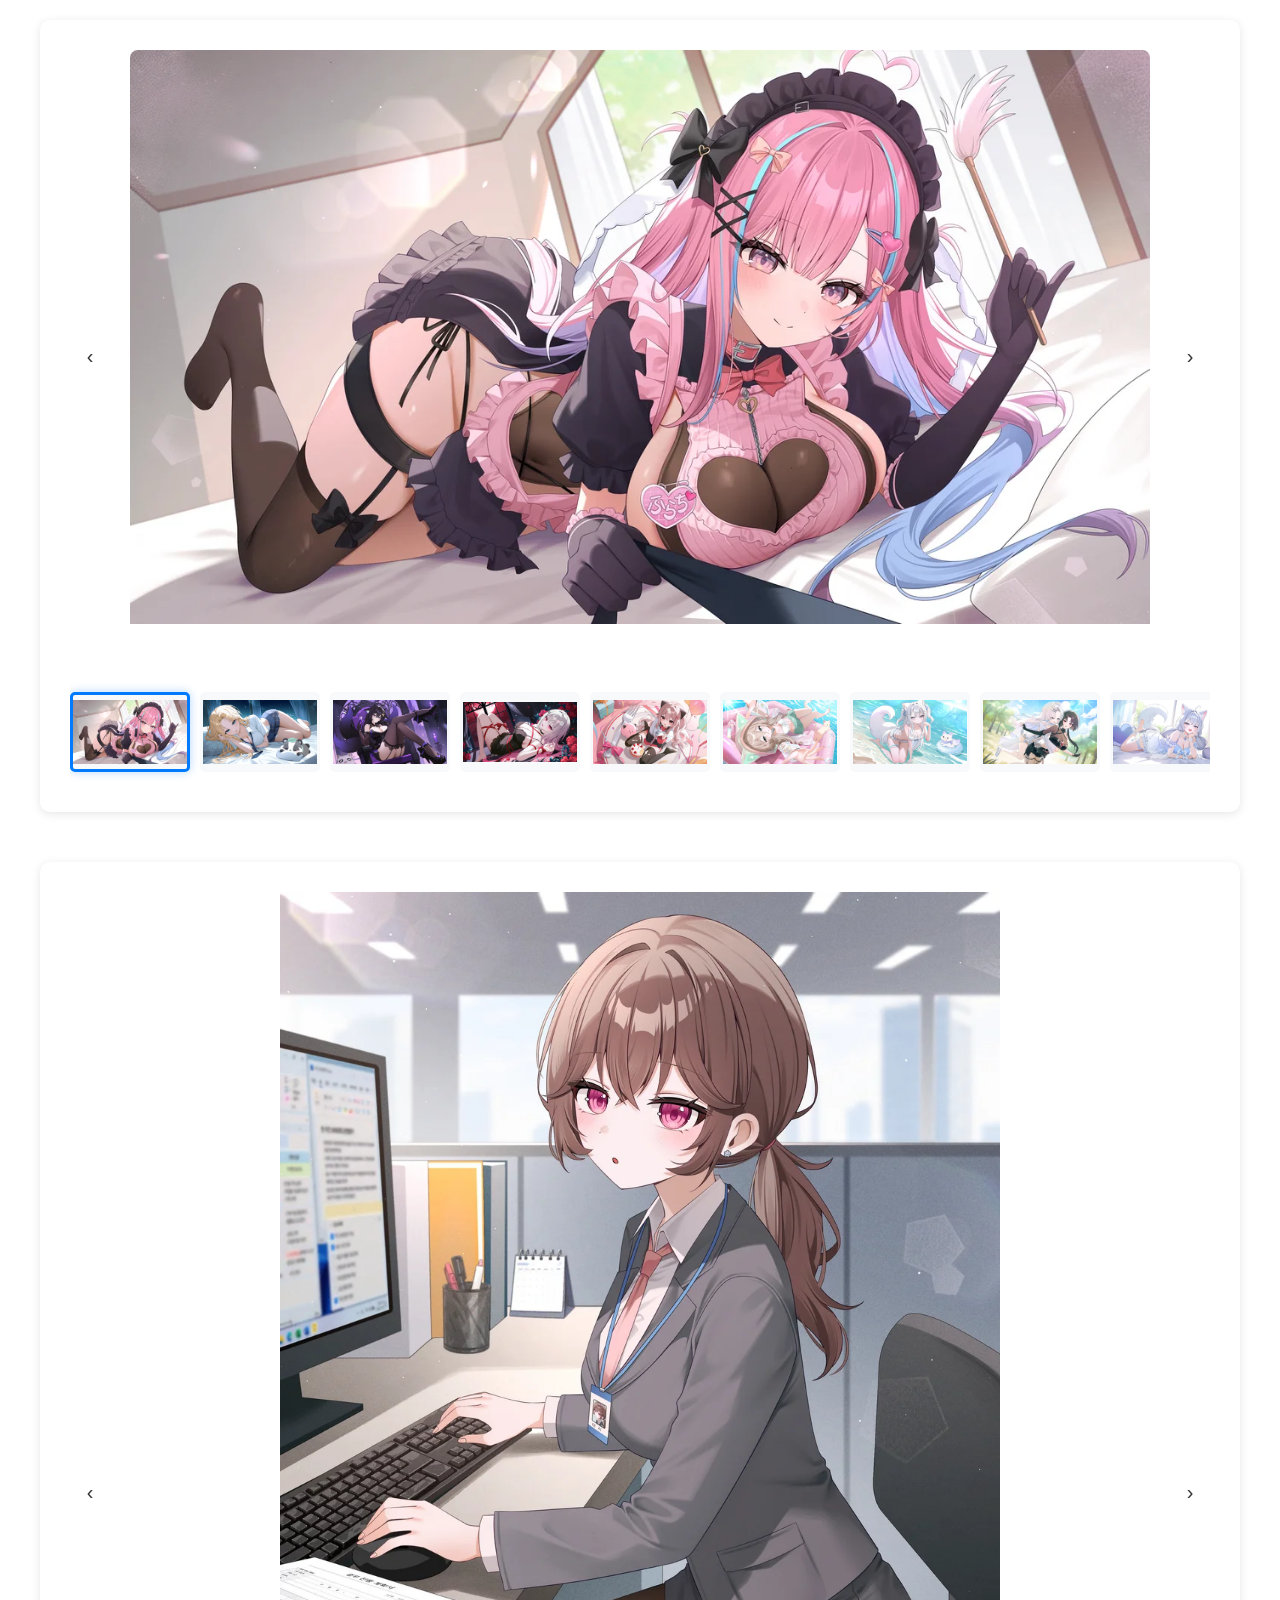
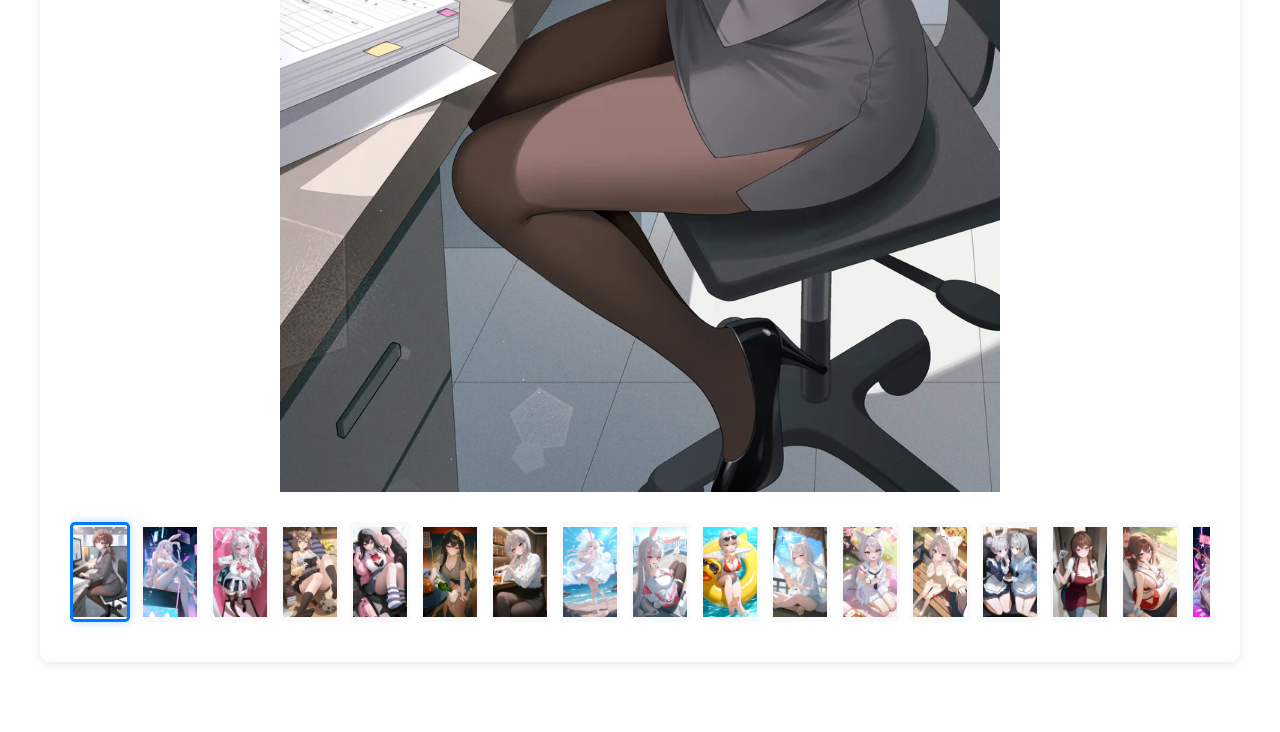
<file: index.html>
<!DOCTYPE html>
<html lang="ko">
<head>
  <meta charset="UTF-8">
  <meta name="viewport" content="width=device-width, initial-scale=1.0">
  <title>Illustration Image Sliders</title>
  <link rel="stylesheet" href="style.css">
  <style>
    #height-image-container {
      padding: 0 150px;
    }

    @media (max-width: 768px) {
      #height-image-container {
        padding: 0 clamp(8px, 4vw, 24px);
      }
    }
  </style>
</head>
<body>

  <div class="slider-container width-slider">
    <div class="slider-wrapper">
      <button type="button" class="arrow-button prev" onclick="changeImage('width', -1)">‹</button>
      <button type="button" class="arrow-button next" onclick="changeImage('width', 1)">›</button>
      <div class="main-image-container" id="width-image-container"></div>
    </div>
    <div class="thumbnails-container" id="width-thumbnails"></div>
  </div>

  <div class="slider-container height-slider">
    <div class="slider-wrapper">
      <button type="button" class="arrow-button prev" onclick="changeImage('height', -1)">‹</button>
      <button type="button" class="arrow-button next" onclick="changeImage('height', 1)">›</button>
      <div class="main-image-container" id="height-image-container"></div>
    </div>
    <div class="thumbnails-container" id="height-thumbnails"></div>
  </div>

  <script>
    const sliders = {
      width: { currentIndex: 0, images: [] },
      height: { currentIndex: 0, images: [] }
    };

    function createSlider(type, imageUrls) {
      if (!imageUrls || imageUrls.length === 0) {
        document.querySelector(`.${type}-slider`).innerHTML = '<div class="loading">이미지가 없습니다.</div>';
        return sendHeight();
      }

      sliders[type].images = imageUrls;
      sliders[type].currentIndex = 0;

      const imageContainer = document.getElementById(`${type}-image-container`);
      const thumbnailsContainer = document.getElementById(`${type}-thumbnails`);
      imageContainer.innerHTML = '';
      thumbnailsContainer.innerHTML = '';

      imageUrls.forEach((url, index) => {
        const isActive = index === 0 ? 'active' : '';

        const img = document.createElement('img');
        img.src = url;
        img.className = `main-image ${isActive}`;
        img.alt = `${type} image ${index + 1}`;
        imageContainer.appendChild(img);

        const thumbnail = document.createElement('img');
        thumbnail.src = url;
        thumbnail.className = `thumbnail ${isActive}`;
        thumbnail.alt = `${type} thumbnail ${index + 1}`;
        thumbnail.onclick = () => goToImage(type, index);
        thumbnailsContainer.appendChild(thumbnail);
      });

      setupTouchEvents(type, imageContainer);

      const firstImage = imageContainer.querySelector('.main-image');
      if (firstImage) firstImage.onload = sendHeight;
    }

    function setupTouchEvents(type, container) {
      let startX = 0, startY = 0;

      container.addEventListener('touchstart', (event) => {
        startX = event.touches[0].clientX;
        startY = event.touches[0].clientY;
      }, { passive: true });

      container.addEventListener('touchend', (event) => {
        const diffX = startX - event.changedTouches[0].clientX;
        const diffY = startY - event.changedTouches[0].clientY;

        if (Math.abs(diffX) > Math.abs(diffY) && Math.abs(diffX) > 50) {
          changeImage(type, diffX > 0 ? 1 : -1);
        }
      }, { passive: true });
    }

    function changeImage(type, direction) {
      const slider = sliders[type];
      const total = slider.images.length;
      if (!total) return;

      slider.currentIndex = (slider.currentIndex + direction + total) % total;
      updateSlider(type);
    }

    function goToImage(type, index) {
      sliders[type].currentIndex = index;
      updateSlider(type);
    }

    function updateSlider(type) {
      const currentIndex = sliders[type].currentIndex;

      document.querySelectorAll(`#${type}-image-container .main-image`).forEach((img, index) => {
        img.classList.toggle('active', index === currentIndex);
      });

      document.querySelectorAll(`#${type}-thumbnails .thumbnail`).forEach((thumbnail, index) => {
        thumbnail.classList.toggle('active', index === currentIndex);
      });
    }

    function sendHeight() {
      window.parent.postMessage({ height: document.body.scrollHeight }, '*');
    }

    function initSliderData(type) {
      fetch(`data/illustration_${type}.json`)
        .then(response => response.json())
        .then(imageUrls => {
          imageUrls.sort((a, b) => a.localeCompare(b, undefined, { numeric: true, sensitivity: 'base' }));
          createSlider(type, imageUrls);
        })
        .catch(error => {
          console.error(`Error loading ${type} images:`, error);
          document.querySelector(`.${type}-slider`).innerHTML = '<div class="loading">이미지를 불러오는 중 오류가 발생했습니다.</div>';
          sendHeight();
        });
    }

    ['width', 'height'].forEach(initSliderData);

    document.addEventListener('keydown', (event) => {
      if (event.key === 'ArrowLeft') changeImage('width', -1);
      if (event.key === 'ArrowRight') changeImage('width', 1);
    });

    ['resize', 'load'].forEach(event => window.addEventListener(event, sendHeight));
  </script>

</body>
</html>
</file>
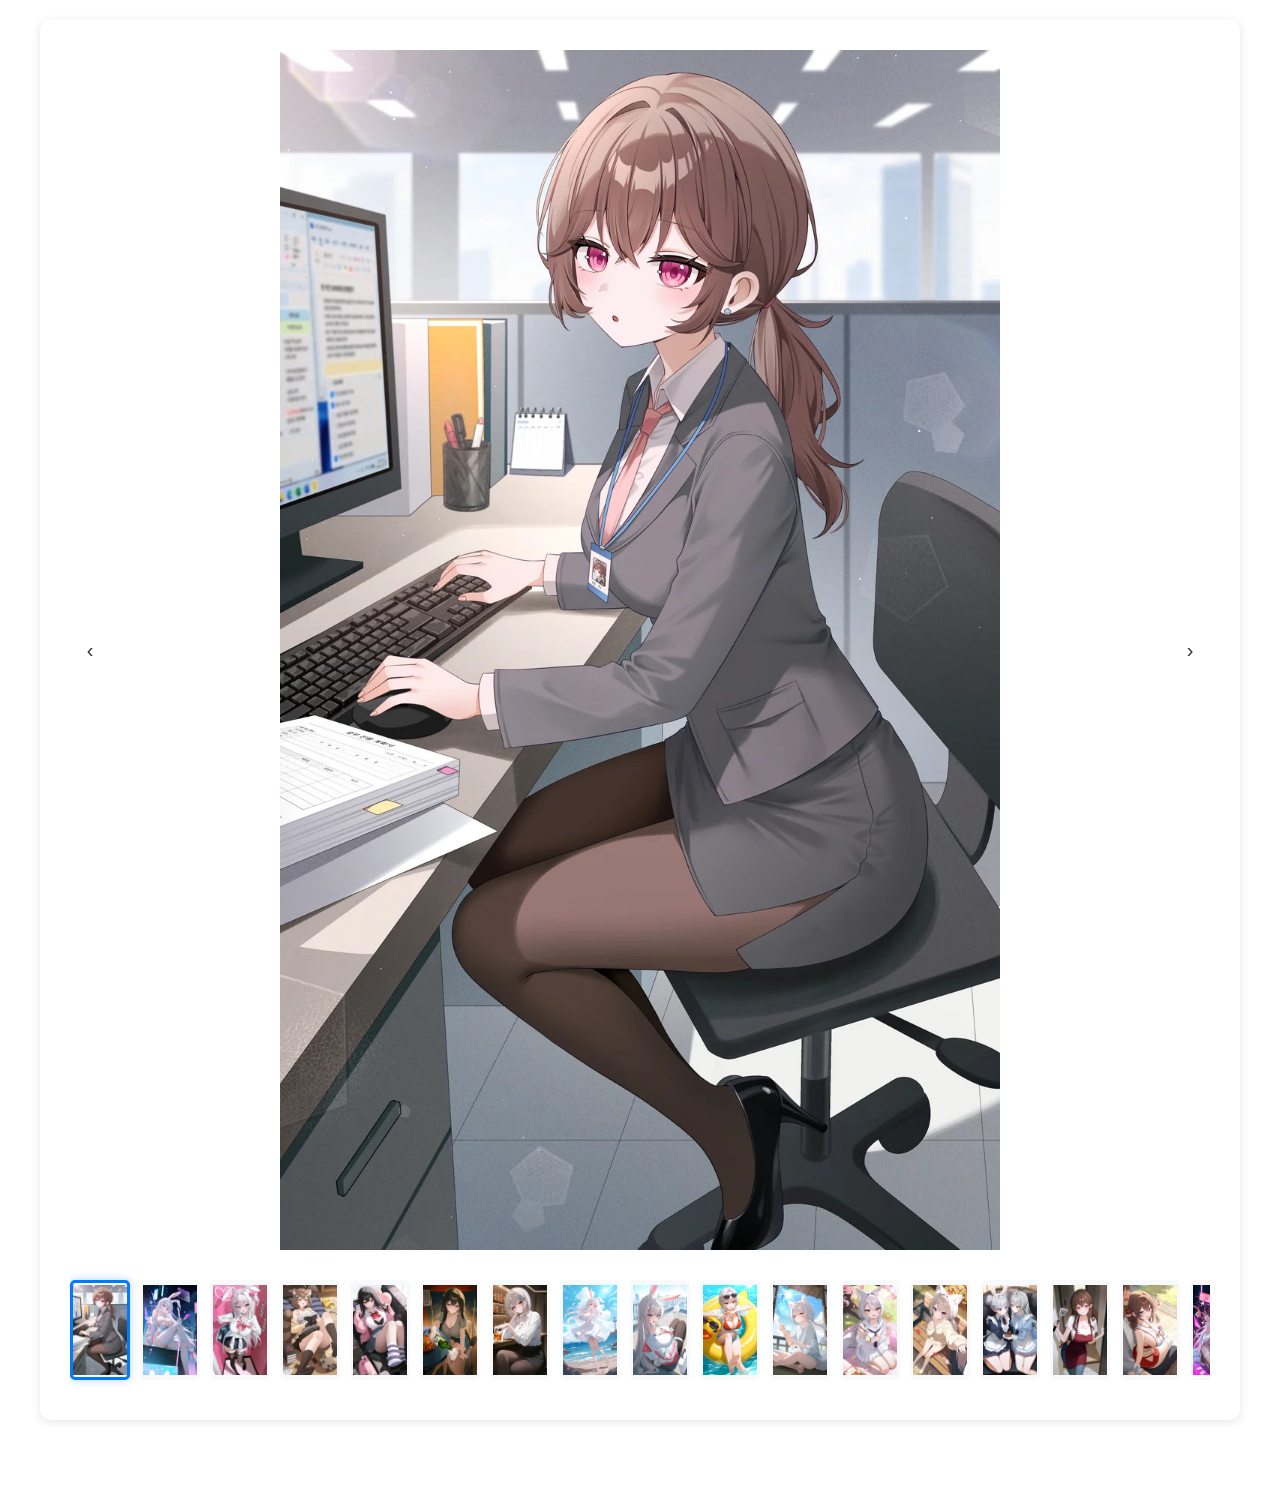
<file: illustration_height.html>
<!DOCTYPE html>
<html lang="ko">
<head>
  <meta charset="UTF-8">
  <meta name="viewport" content="width=device-width, initial-scale=1.0">
  <title>Height Image Slider</title>
  <link rel="stylesheet" href="style.css">
  <style>
    #height-image-container {
      padding: 0 150px;
    }

    @media (max-width: 768px) {
      #height-image-container {
        padding: 0 clamp(8px, 4vw, 24px);
      }
    }
  </style>
</head>
<body>

  <div class="slider-container height-slider">
    <div class="slider-wrapper">
      <button type="button" class="arrow-button prev" onclick="changeImage('height', -1)">‹</button>
      <button type="button" class="arrow-button next" onclick="changeImage('height', 1)">›</button>
      <div class="main-image-container" id="height-image-container">
      </div>
    </div>
    <div class="thumbnails-container" id="height-thumbnails"></div>
  </div>

  <script>
    const sliders = {
      height: { currentIndex: 0, images: [] }
    };

    function createSlider(type, imageUrls) {
      if (!imageUrls || imageUrls.length === 0) {
        document.querySelector(`.${type}-slider`).innerHTML = '<div class="loading">이미지가 없습니다.</div>';
        return sendHeight();
      }

      sliders[type].images = imageUrls;
      sliders[type].currentIndex = 0;

      const imageContainer = document.getElementById(`${type}-image-container`);
      const thumbnailsContainer = document.getElementById(`${type}-thumbnails`);
      imageContainer.innerHTML = '';
      thumbnailsContainer.innerHTML = '';

      imageUrls.forEach((url, index) => {
        const isActive = index === 0 ? 'active' : '';

        const img = document.createElement('img');
        img.src = url;
        img.className = `main-image ${isActive}`;
        img.alt = `${type} image ${index + 1}`;
        imageContainer.appendChild(img);

        const thumbnail = document.createElement('img');
        thumbnail.src = url;
        thumbnail.className = `thumbnail ${isActive}`;
        thumbnail.alt = `${type} thumbnail ${index + 1}`;
        thumbnail.onclick = () => goToImage(type, index);
        thumbnailsContainer.appendChild(thumbnail);
      });

      setupTouchEvents(type, imageContainer);

      const firstImage = imageContainer.querySelector('.main-image');
      if (firstImage) firstImage.onload = sendHeight;
    }

    function setupTouchEvents(type, container) {
      let startX = 0, startY = 0;

      container.addEventListener('touchstart', (e) => {
        startX = e.touches[0].clientX;
        startY = e.touches[0].clientY;
      }, { passive: true });

      container.addEventListener('touchend', (e) => {
        const diffX = startX - e.changedTouches[0].clientX;
        const diffY = startY - e.changedTouches[0].clientY;

        if (Math.abs(diffX) > Math.abs(diffY) && Math.abs(diffX) > 50) {
          changeImage(type, diffX > 0 ? 1 : -1);
        }
      }, { passive: true });
    }

    function changeImage(type, direction) {
      const slider = sliders[type];
      const total = slider.images.length;
      if (!total) return;

      slider.currentIndex = (slider.currentIndex + direction + total) % total;
      updateSlider(type);
    }

    function goToImage(type, index) {
      sliders[type].currentIndex = index;
      updateSlider(type);
    }

    function updateSlider(type) {
      const currentIndex = sliders[type].currentIndex;

      document.querySelectorAll(`#${type}-image-container .main-image`).forEach((img, index) => {
        img.classList.toggle('active', index === currentIndex);
      });

      document.querySelectorAll(`#${type}-thumbnails .thumbnail`).forEach((thumbnail, index) => {
        thumbnail.classList.toggle('active', index === currentIndex);
      });
    }

    function sendHeight() {
      window.parent.postMessage({ height: document.body.scrollHeight }, '*');
    }

    function initSliderData(type) {
      fetch(`data/illustration_${type}.json`)
        .then(res => res.json())
        .then(imageUrls => {
          imageUrls.sort((a, b) => a.localeCompare(b, undefined, { numeric: true, sensitivity: 'base' }));
          createSlider(type, imageUrls);
        })
        .catch(error => {
          console.error(`Error loading ${type} images:`, error);
          document.querySelector(`.${type}-slider`).innerHTML = '<div class="loading">이미지를 불러오는 중 오류가 발생했습니다.</div>';
          sendHeight();
        });
    }

    initSliderData('height');

    document.addEventListener('keydown', (e) => {
      if (e.key === 'ArrowLeft') changeImage('height', -1);
      if (e.key === 'ArrowRight') changeImage('height', 1);
    });

    ['resize', 'load'].forEach(event => window.addEventListener(event, sendHeight));
  </script>

</body>
</html>
</file>
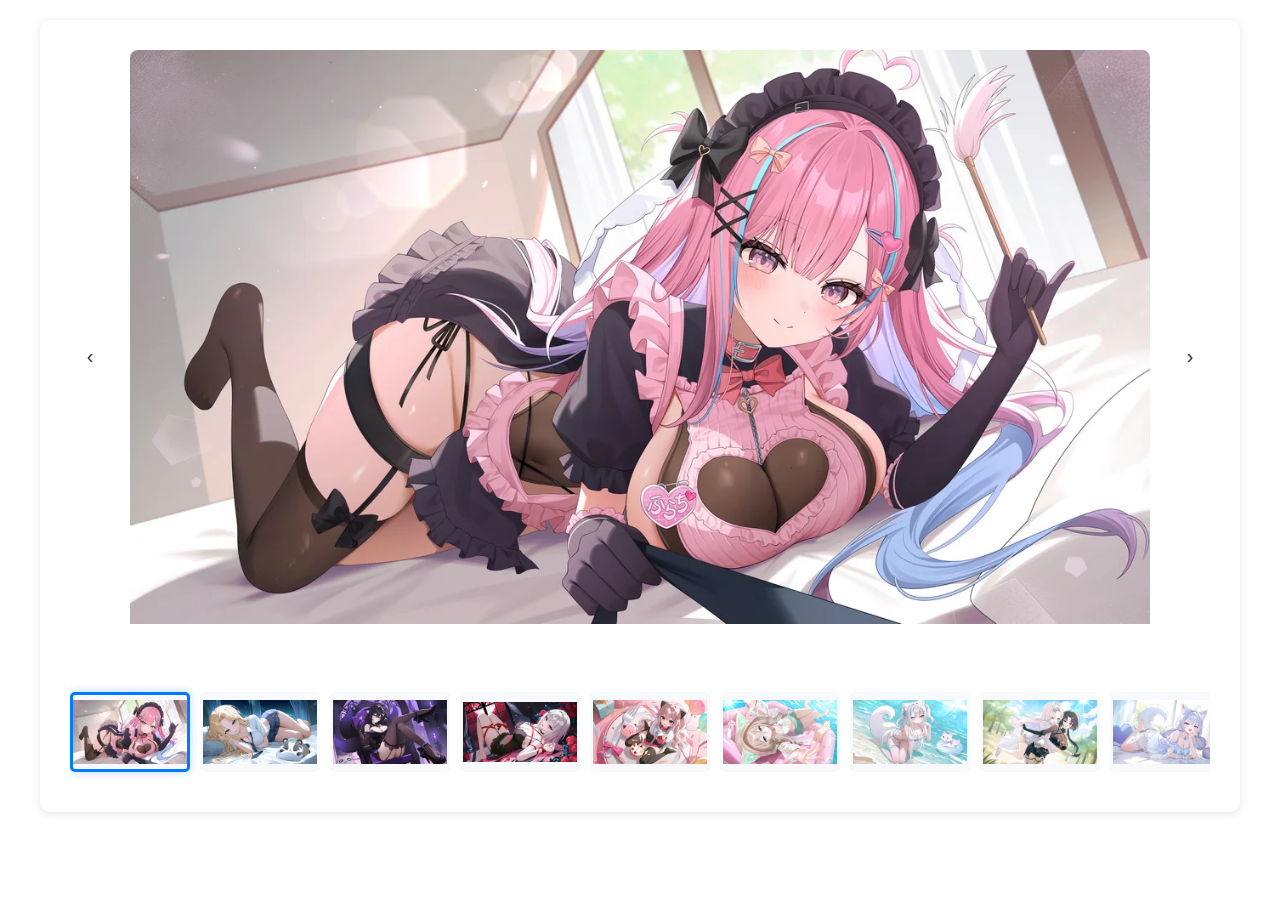
<file: illustration_width.html>
<!DOCTYPE html>
<html lang="ko">
<head>
  <meta charset="UTF-8">
  <meta name="viewport" content="width=device-width, initial-scale=1.0">
  <title>Width Image Slider</title>
  <link rel="stylesheet" href="style.css">
</head>
<body>

  <div class="slider-container width-slider">
    <div class="slider-wrapper">
      <button type="button" class="arrow-button prev" onclick="changeImage('width', -1)">‹</button>
      <button type="button" class="arrow-button next" onclick="changeImage('width', 1)">›</button>
      <div class="main-image-container" id="width-image-container">
      </div>
    </div>
    <div class="thumbnails-container" id="width-thumbnails"></div>
  </div>

  <script>
    const sliders = {
      width: { currentIndex: 0, images: [] }
    };
    
    function createSlider(type, imageUrls) {
      if (!imageUrls || imageUrls.length === 0) {
        document.querySelector(`.${type}-slider`).innerHTML = '<div class="loading">이미지가 없습니다.</div>';
        return sendHeight();
      }
    
      sliders[type].images = imageUrls;
      sliders[type].currentIndex = 0;
    
      const imageContainer = document.getElementById(`${type}-image-container`);
      const thumbnailsContainer = document.getElementById(`${type}-thumbnails`);
      imageContainer.innerHTML = '';
      thumbnailsContainer.innerHTML = '';
    
      imageUrls.forEach((url, index) => {
        const isActive = index === 0 ? 'active' : '';
    
        const img = document.createElement('img');
        img.src = url;
        img.className = `main-image ${isActive}`;
        img.alt = `${type} image ${index + 1}`;
        imageContainer.appendChild(img);
    
        const thumbnail = document.createElement('img');
        thumbnail.src = url;
        thumbnail.className = `thumbnail ${isActive}`;
        thumbnail.alt = `${type} thumbnail ${index + 1}`;
        thumbnail.onclick = () => goToImage(type, index);
        thumbnailsContainer.appendChild(thumbnail);
      });
    
      setupTouchEvents(type, imageContainer);
    
      const firstImage = imageContainer.querySelector('.main-image');
      if (firstImage) firstImage.onload = sendHeight;
    }
    
    function setupTouchEvents(type, container) {
      let startX = 0, startY = 0;
    
      container.addEventListener('touchstart', (e) => {
        startX = e.touches[0].clientX;
        startY = e.touches[0].clientY;
      }, { passive: true });
    
      container.addEventListener('touchend', (e) => {
        const diffX = startX - e.changedTouches[0].clientX;
        const diffY = startY - e.changedTouches[0].clientY;
    
        if (Math.abs(diffX) > Math.abs(diffY) && Math.abs(diffX) > 50) {
          changeImage(type, diffX > 0 ? 1 : -1);
        }
      }, { passive: true });
    }
    
    function changeImage(type, direction) {
      const slider = sliders[type];
      const total = slider.images.length;
      if (!total) return;
    
      slider.currentIndex = (slider.currentIndex + direction + total) % total;
      updateSlider(type);
    }
    
    function goToImage(type, index) {
      sliders[type].currentIndex = index;
      updateSlider(type);
    }
    
    function updateSlider(type) {
      const currentIndex = sliders[type].currentIndex;
    
      document.querySelectorAll(`#${type}-image-container .main-image`).forEach((img, index) => {
        img.classList.toggle('active', index === currentIndex);
      });
    
      document.querySelectorAll(`#${type}-thumbnails .thumbnail`).forEach((thumbnail, index) => {
        const isActive = index === currentIndex;
        thumbnail.classList.toggle('active', isActive);
      });
    }
    
    function sendHeight() {
      window.parent.postMessage({ height: document.body.scrollHeight }, '*');
    }
    
    function initSliderData(type) {
      fetch(`data/illustration_${type}.json`)
        .then(res => res.json())
        .then(imageUrls => {
          imageUrls.sort((a, b) => a.localeCompare(b, undefined, { numeric: true, sensitivity: 'base' }));
          createSlider(type, imageUrls);
        })
        .catch(error => {
          console.error(`Error loading ${type} images:`, error);
          document.querySelector(`.${type}-slider`).innerHTML = '<div class="loading">이미지를 불러오는 중 오류가 발생했습니다.</div>';
          sendHeight();
        });
    }
    
    initSliderData('width');
    
    document.addEventListener('keydown', (e) => {
      if (e.key === 'ArrowLeft') changeImage('width', -1);
      if (e.key === 'ArrowRight') changeImage('width', 1);
    });
    
    ['resize', 'load'].forEach(event => window.addEventListener(event, sendHeight));
  </script>

</body>
</html>
</file>
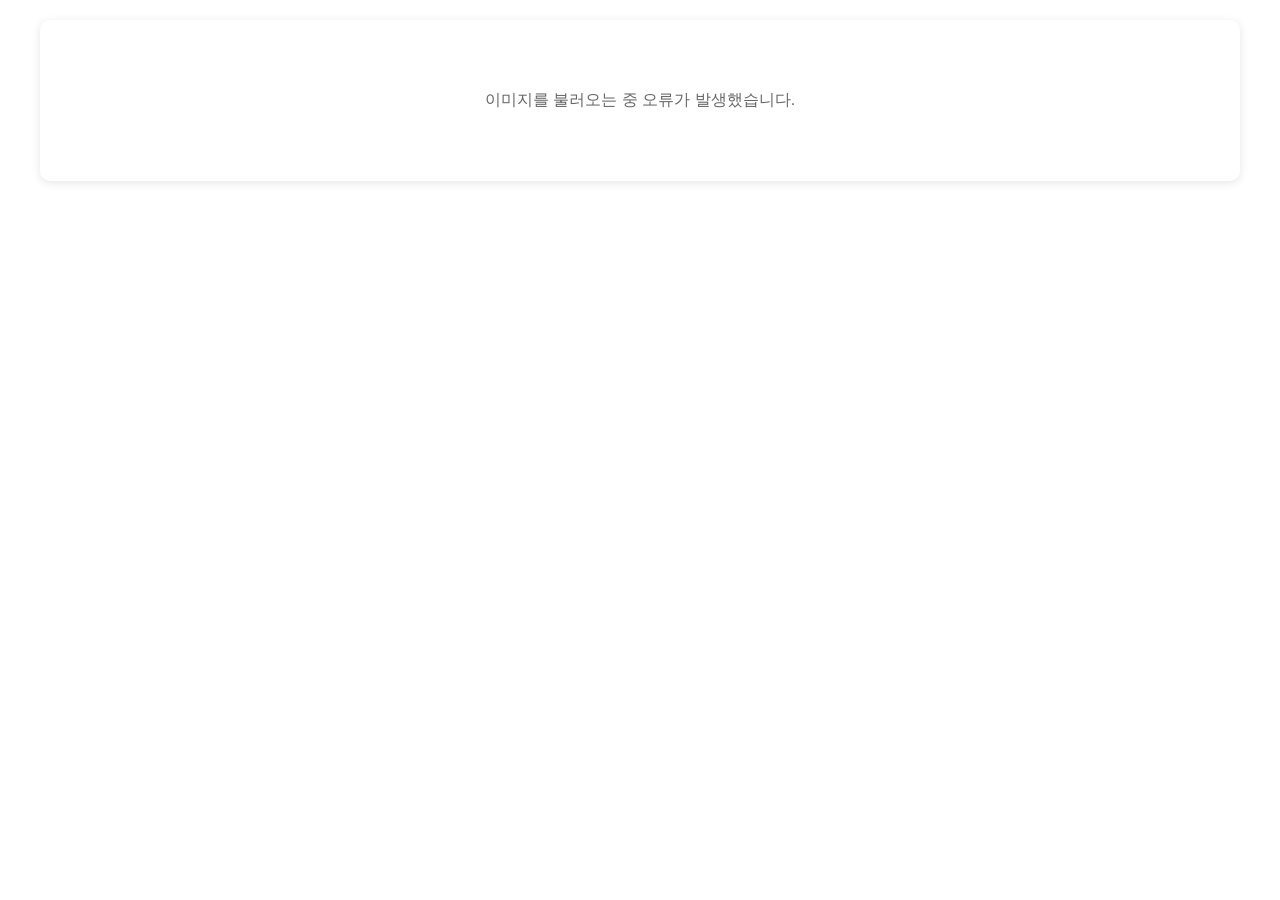
<file: virtual_illustration_height.html>
<!DOCTYPE html>
<html lang="ko">
<head>
  <meta charset="UTF-8">
  <meta name="viewport" content="width=device-width, initial-scale=1.0">
  <title>Height Image Slider</title>
  <link rel="stylesheet" href="style.css">
  <style>
    .height-slider .main-image {
      object-fit: contain !important;
    }
    .height-slider .thumbnail {
      object-fit: contain !important;
      background-color: #f8f9fa !important; 
    }
  </style>
</head>
<body>

  <div class="slider-container height-slider">
    <div class="slider-wrapper">
      <button type="button" class="arrow-button prev" onclick="changeImage('height', -1)">‹</button>
      <button type="button" class="arrow-button next" onclick="changeImage('height', 1)">›</button>
      <div class="main-image-container" id="height-image-container">
      </div>
    </div>
    <div class="thumbnails-container" id="height-thumbnails"></div>
  </div>
  
  <script>
    const sliders = {
      height: { currentIndex: 0, images: [] }
    };
    
    function createSlider(type, imageUrls) {
      if (!imageUrls || imageUrls.length === 0) {
        document.querySelector(`.${type}-slider`).innerHTML = '<div class="loading">이미지가 없습니다.</div>';
        return sendHeight();
      }
    
      sliders[type].images = imageUrls;
      sliders[type].currentIndex = 0;
    
      const imageContainer = document.getElementById(`${type}-image-container`);
      const thumbnailsContainer = document.getElementById(`${type}-thumbnails`);
      imageContainer.innerHTML = '';
      thumbnailsContainer.innerHTML = '';
    
      imageUrls.forEach((url, index) => {
        const isActive = index === 0 ? 'active' : '';
    
        const img = document.createElement('img');
        img.src = url;
        img.className = `main-image ${isActive}`;
        img.alt = `${type} image ${index + 1}`;
        imageContainer.appendChild(img);
    
        const thumbnail = document.createElement('img');
        thumbnail.src = url;
        thumbnail.className = `thumbnail ${isActive}`;
        thumbnail.alt = `${type} thumbnail ${index + 1}`;
        
        thumbnail.onclick = () => goToImage(type, index);
        
        thumbnailsContainer.appendChild(thumbnail);
      });
    
      setupTouchEvents(type, imageContainer);
    
      const firstImage = imageContainer.querySelector('.main-image');
      if (firstImage) firstImage.onload = sendHeight;
    }
    
    function setupTouchEvents(type, container) {
      let startX = 0, startY = 0;
    
      container.addEventListener('touchstart', (e) => {
        startX = e.touches[0].clientX;
        startY = e.touches[0].clientY;
      }, { passive: true });
    
      container.addEventListener('touchend', (e) => {
        const diffX = startX - e.changedTouches[0].clientX;
        const diffY = startY - e.changedTouches[0].clientY;
    
        if (Math.abs(diffX) > Math.abs(diffY) && Math.abs(diffX) > 50) {
          changeImage(type, diffX > 0 ? 1 : -1);
        }
      }, { passive: true });
    }
    
    function changeImage(type, direction) {
      const slider = sliders[type];
      const total = slider.images.length;
      if (!total) return;
    
      slider.currentIndex = (slider.currentIndex + direction + total) % total;
      updateSlider(type);
    }
    
    function goToImage(type, index) {
      sliders[type].currentIndex = index;
      updateSlider(type);
    }
    
    function updateSlider(type) {
      const currentIndex = sliders[type].currentIndex;
    
      // 메인 이미지 활성화
      document.querySelectorAll(`#${type}-image-container .main-image`).forEach((img, index) => {
        img.classList.toggle('active', index === currentIndex);
      });
    
      // 썸네일 활성화
      document.querySelectorAll(`#${type}-thumbnails .thumbnail`).forEach((thumbnail, index) => {
        thumbnail.classList.toggle('active', index === currentIndex);
      });
    }
    
    function sendHeight() {
      window.parent.postMessage({ height: document.body.scrollHeight }, '*');
    }
    
    function initSliderData(type, fileName) {
      fetch(`https://iyusei02-lgtm.github.io/images/data/${fileName}.json`)
        .then(res => res.json())
        .then(imageUrls => {
          imageUrls.sort((a, b) => a.localeCompare(b, undefined, { numeric: true, sensitivity: 'base' }));
          createSlider(type, imageUrls);
        })
        .catch(error => {
          console.error(`Error loading ${type} images:`, error);
          document.querySelector(`.${type}-slider`).innerHTML = '<div class="loading">이미지를 불러오는 중 오류가 발생했습니다.</div>';
          sendHeight();
        });
    }
    
    initSliderData('height', 'virtual_illustration_height');
    
    document.addEventListener('keydown', (e) => {
      if (e.key === 'ArrowLeft') changeImage('height', -1);
      if (e.key === 'ArrowRight') changeImage('height', 1);
    });
    
    ['resize', 'load'].forEach(event => window.addEventListener(event, sendHeight));
  </script>

</body>
</html>
</file>
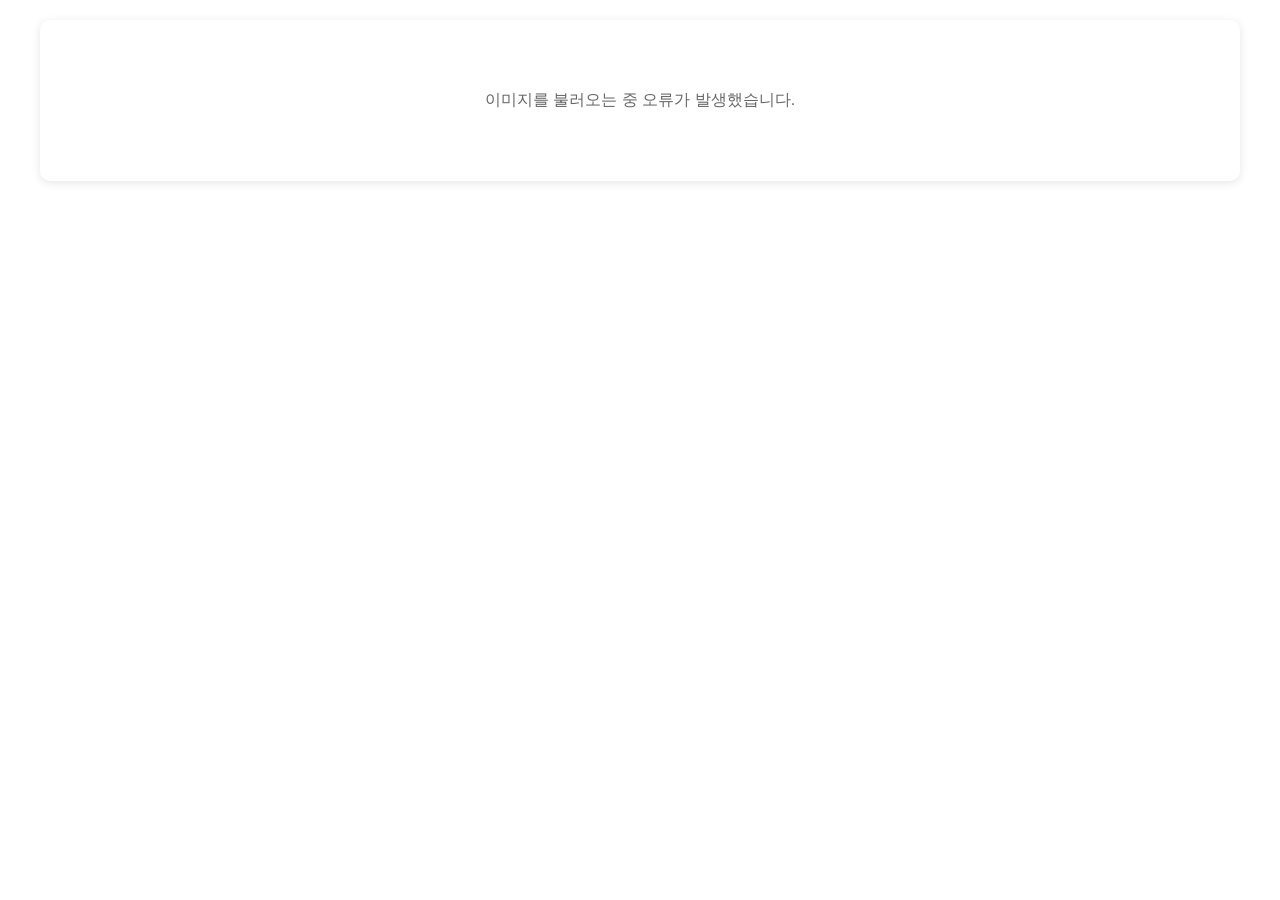
<file: virtual_illustration_width.html>
<!DOCTYPE html>
<html lang="ko">
<head>
  <meta charset="UTF-8">
  <meta name="viewport" content="width=device-width, initial-scale=1.0">
  <title>Width Image Slider</title>
  <link rel="stylesheet" href="style.css">
  <style>
    .width-slider .main-image {
      object-fit: contain !important;
    }
    .width-slider .thumbnail {
      object-fit: contain !important;
      background-color: #f8f9fa !important; 
    }
  </style>
</head>
<body>

  <div class="slider-container width-slider">
    <div class="slider-wrapper">
      <button type="button" class="arrow-button prev" onclick="changeImage('width', -1)">‹</button>
      <button type="button" class="arrow-button next" onclick="changeImage('width', 1)">›</button>
      <div class="main-image-container" id="width-image-container">
      </div>
    </div>
    <div class="thumbnails-container" id="width-thumbnails"></div>
  </div>
  
  <script>
    const sliders = {
      width: { currentIndex: 0, images: [] }
    };
    
    function createSlider(type, imageUrls) {
      if (!imageUrls || imageUrls.length === 0) {
        document.querySelector(`.${type}-slider`).innerHTML = '<div class="loading">이미지가 없습니다.</div>';
        return sendHeight();
      }
    
      sliders[type].images = imageUrls;
      sliders[type].currentIndex = 0;
    
      const imageContainer = document.getElementById(`${type}-image-container`);
      const thumbnailsContainer = document.getElementById(`${type}-thumbnails`);
      imageContainer.innerHTML = '';
      thumbnailsContainer.innerHTML = '';
    
      imageUrls.forEach((url, index) => {
        const isActive = index === 0 ? 'active' : '';
    
        const img = document.createElement('img');
        img.src = url;
        img.className = `main-image ${isActive}`;
        img.alt = `${type} image ${index + 1}`;
        imageContainer.appendChild(img);
    
        const thumbnail = document.createElement('img');
        thumbnail.src = url;
        thumbnail.className = `thumbnail ${isActive}`;
        thumbnail.alt = `${type} thumbnail ${index + 1}`;
        
        thumbnail.onclick = () => goToImage(type, index);
        
        thumbnailsContainer.appendChild(thumbnail);
      });
    
      setupTouchEvents(type, imageContainer);
    
      const firstImage = imageContainer.querySelector('.main-image');
      if (firstImage) firstImage.onload = sendHeight;
    }
    
    function setupTouchEvents(type, container) {
      let startX = 0, startY = 0;
    
      container.addEventListener('touchstart', (e) => {
        startX = e.touches[0].clientX;
        startY = e.touches[0].clientY;
      }, { passive: true });
    
      container.addEventListener('touchend', (e) => {
        const diffX = startX - e.changedTouches[0].clientX;
        const diffY = startY - e.changedTouches[0].clientY;
    
        if (Math.abs(diffX) > Math.abs(diffY) && Math.abs(diffX) > 50) {
          changeImage(type, diffX > 0 ? 1 : -1);
        }
      }, { passive: true });
    }
    
    function changeImage(type, direction) {
      const slider = sliders[type];
      const total = slider.images.length;
      if (!total) return;
    
      slider.currentIndex = (slider.currentIndex + direction + total) % total;
      updateSlider(type);
    }
    
    function goToImage(type, index) {
      sliders[type].currentIndex = index;
      updateSlider(type);
    }
    
    function updateSlider(type) {
      const currentIndex = sliders[type].currentIndex;
    
      // 메인 이미지 활성화
      document.querySelectorAll(`#${type}-image-container .main-image`).forEach((img, index) => {
        img.classList.toggle('active', index === currentIndex);
      });
    
      // 썸네일 활성화 (스크롤 자동 이동 삭제)
      document.querySelectorAll(`#${type}-thumbnails .thumbnail`).forEach((thumbnail, index) => {
        thumbnail.classList.toggle('active', index === currentIndex);
      });
    }
    
    function sendHeight() {
      window.parent.postMessage({ height: document.body.scrollHeight }, '*');
    }
    
    function initSliderData(type, fileName) {
      fetch(`https://iyusei02-lgtm.github.io/images/data/${fileName}.json`)
        .then(res => res.json())
        .then(imageUrls => {
          imageUrls.sort((a, b) => a.localeCompare(b, undefined, { numeric: true, sensitivity: 'base' }));
          createSlider(type, imageUrls);
        })
        .catch(error => {
          console.error(`Error loading ${type} images:`, error);
          document.querySelector(`.${type}-slider`).innerHTML = '<div class="loading">이미지를 불러오는 중 오류가 발생했습니다.</div>';
          sendHeight();
        });
    }
    
    initSliderData('width', 'virtual_illustration_width');
    
    document.addEventListener('keydown', (e) => {
      if (e.key === 'ArrowLeft') changeImage('width', -1);
      if (e.key === 'ArrowRight') changeImage('width', 1);
    });
    
    ['resize', 'load'].forEach(event => window.addEventListener(event, sendHeight));
  </script>

</body>
</html>
</file>
<file: style.css>
* {
  margin: 0;
  padding: 0;
  box-sizing: border-box;
}

body {
  font-family: Arial, sans-serif;
  padding: 20px;
  background: transparent;
  overflow-x: hidden;
}

.slider-container {
  max-width: 1200px;
  margin: 0 auto 50px;
  background: white;
  padding: 30px;
  border-radius: 10px;
  box-shadow: 0 2px 10px rgba(0,0,0,0.1);
}

.slider-wrapper {
  position: relative;
  padding: 0 60px;
}

.slider-title {
  font-size: 24px;
  font-weight: bold;
  margin-bottom: 20px;
  color: #333;
}

/* 컨테이너: 고정 비율 제거 및 CSS Grid 적용 */
.width-slider .main-image-container,
.height-slider .main-image-container {
  display: grid;
  width: 100%;
  max-width: 100%;
  border-radius: 8px;
  overflow: hidden;
  margin: 0 auto 20px;
  touch-action: pan-y;
}

/* 메인 이미지: absolute 제거, 높이 자동화, 한 Grid 칸에 모두 겹치기 */
.width-slider .main-image,
.height-slider .main-image {
  grid-area: 1 / 1;
  width: 100%;
  height: auto; 
  object-fit: contain; 
  opacity: 0;
  transition: opacity 0.5s ease-in-out;
}

.width-slider .main-image.active,
.height-slider .main-image.active {
  opacity: 1;
  z-index: 1;
}

.arrow-button {
  position: absolute;
  top: 50%;
  transform: translateY(-50%);
  background: rgba(255, 255, 255, 0.9);
  border: none;
  width: 40px;
  height: 40px;
  border-radius: 50%;
  cursor: pointer;
  font-size: 20px;
  color: #333;
  display: flex;
  align-items: center;
  justify-content: center;
  z-index: 10;
  transition: all 0.3s;
}

.arrow-button:hover {
  background: white;
  box-shadow: 0 2px 8px rgba(0,0,0,0.2);
}

.slider-wrapper .arrow-button.prev {
  left: 0;
}

.slider-wrapper .arrow-button.next {
  right: 0;
}

.thumbnails-container {
  display: flex;
  gap: 10px;
  overflow-x: auto;
  padding: 10px 0;
  scrollbar-width: thin;
}

.thumbnails-container::-webkit-scrollbar {
  height: 6px;
}

.thumbnails-container::-webkit-scrollbar-track {
  background: #f1f1f1;
  border-radius: 3px;
}

.thumbnails-container::-webkit-scrollbar-thumb {
  background: #888;
  border-radius: 3px;
}

.thumbnails-container::-webkit-scrollbar-thumb:hover {
  background: #555;
}

/* 가로형 썸네일 */
.width-slider .thumbnail {
  width: 120px;
  height: 80px;
  object-fit: contain;
  background-color: #f8f9fa;
  border-radius: 5px;
  cursor: pointer;
  border: 3px solid transparent;
  transition: all 0.3s;
  flex-shrink: 0;
}

/* 세로형 썸네일 */
.height-slider .thumbnail {
  width: 60px;
  height: 100px;
  object-fit: contain;
  background-color: #f8f9fa;
  border-radius: 5px;
  cursor: pointer;
  border: 3px solid transparent;
  transition: all 0.3s;
  flex-shrink: 0;
}

.thumbnail:hover {
  transform: scale(1.05);
  border-color: #ddd;
}

.thumbnail.active {
  border-color: #007bff;
  box-shadow: 0 0 10px rgba(0,123,255,0.3);
}

.loading {
  text-align: center;
  padding: 40px;
  color: #666;
}

/* 모바일 최적화 (768px 이하) */
@media (max-width: 768px) {
  body {
    padding: 5px;
  }

  .slider-container {
    padding: 8px;
    margin: 0 auto 20px;
    max-width: 100%;
  }

  .slider-wrapper {
    padding: 0 35px;
  }

  .width-slider .slider-wrapper {
    padding: 0 32px;
  }

  .arrow-button {
    width: 30px;
    height: 30px;
    font-size: 16px;
  }

  .width-slider .thumbnail {
    width: 90px;
    height: 60px;
  }

  .height-slider .thumbnail {
    width: 50px;
    height: 83px;
  }
}

/* 작은 모바일 최적화 (480px 이하) */
@media (max-width: 480px) {
  body {
    padding: 2px;
  }

  .slider-container {
    padding: 4px;
    margin: 0 auto 15px;
    border-radius: 5px;
  }

  .slider-wrapper {
    padding: 0 30px;
  }

  .width-slider .slider-wrapper {
    padding: 0 26px;
  }

  .arrow-button {
    width: 26px;
    height: 26px;
    font-size: 14px;
  }

  .width-slider .thumbnail {
    width: 70px;
    height: 47px;
  }

  .height-slider .thumbnail {
    width: 45px;
    height: 75px;
  }

  .thumbnails-container {
    gap: 6px;
    padding: 8px 0;
  }
}
</file>
